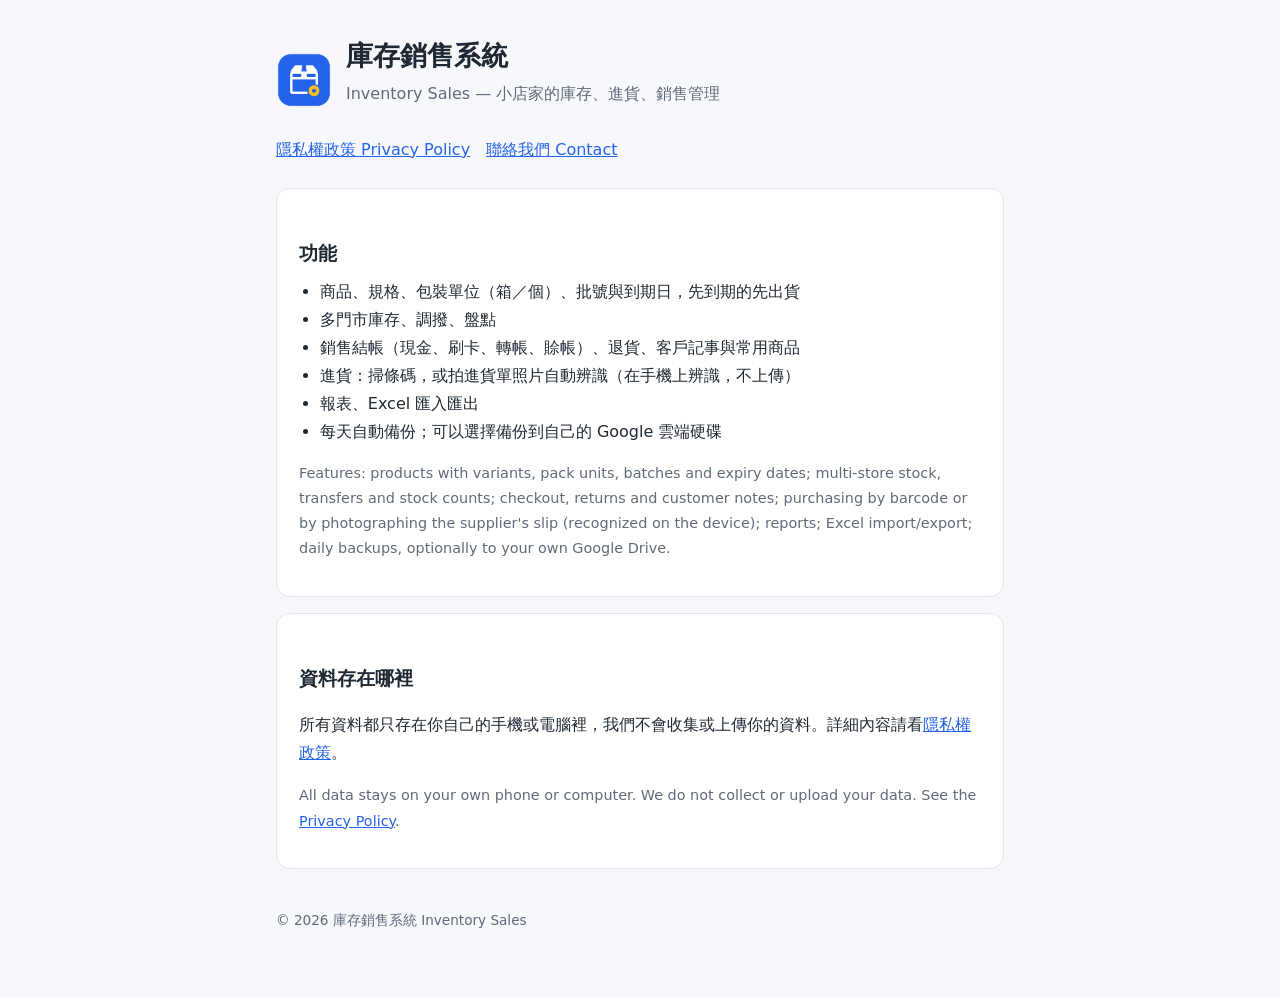
<file: index.html>
<!doctype html>
<html lang="zh-Hant-TW">
<head>
<meta charset="utf-8">
<meta name="viewport" content="width=device-width, initial-scale=1">
<title>庫存銷售系統 Inventory Sales</title>
<meta name="description" content="給小店家使用的庫存、進貨、銷售管理 App（Android）與電腦版。">
<link rel="stylesheet" href="style.css">
<link rel="icon" href="icon.png">
</head>
<body>
<main>
  <header>
    <img src="icon.png" alt="">
    <div>
      <h1>庫存銷售系統</h1>
      <p class="sub">Inventory Sales — 小店家的庫存、進貨、銷售管理</p>
    </div>
  </header>
  <nav>
    <a href="privacy.html">隱私權政策 Privacy Policy</a>
    <a href="https://github.com/poyuanlife/invsales-site/issues">聯絡我們 Contact</a>
  </nav>

  <div class="card">
    <h2>功能</h2>
    <ul>
      <li>商品、規格、包裝單位（箱／個）、批號與到期日，先到期的先出貨</li>
      <li>多門市庫存、調撥、盤點</li>
      <li>銷售結帳（現金、刷卡、轉帳、賒帳）、退貨、客戶記事與常用商品</li>
      <li>進貨：掃條碼，或拍進貨單照片自動辨識（在手機上辨識，不上傳）</li>
      <li>報表、Excel 匯入匯出</li>
      <li>每天自動備份；可以選擇備份到自己的 Google 雲端硬碟</li>
    </ul>
    <p class="lang">Features: products with variants, pack units, batches and expiry dates; multi-store stock, transfers and stock counts; checkout, returns and customer notes; purchasing by barcode or by photographing the supplier's slip (recognized on the device); reports; Excel import/export; daily backups, optionally to your own Google Drive.</p>
  </div>

  <div class="card">
    <h2>資料存在哪裡</h2>
    <p>所有資料都只存在你自己的手機或電腦裡，我們不會收集或上傳你的資料。詳細內容請看<a href="privacy.html">隱私權政策</a>。</p>
    <p class="lang">All data stays on your own phone or computer. We do not collect or upload your data. See the <a href="privacy.html">Privacy Policy</a>.</p>
  </div>

  <footer>© 2026 庫存銷售系統 Inventory Sales</footer>
</main>
</body>
</html>
</file>
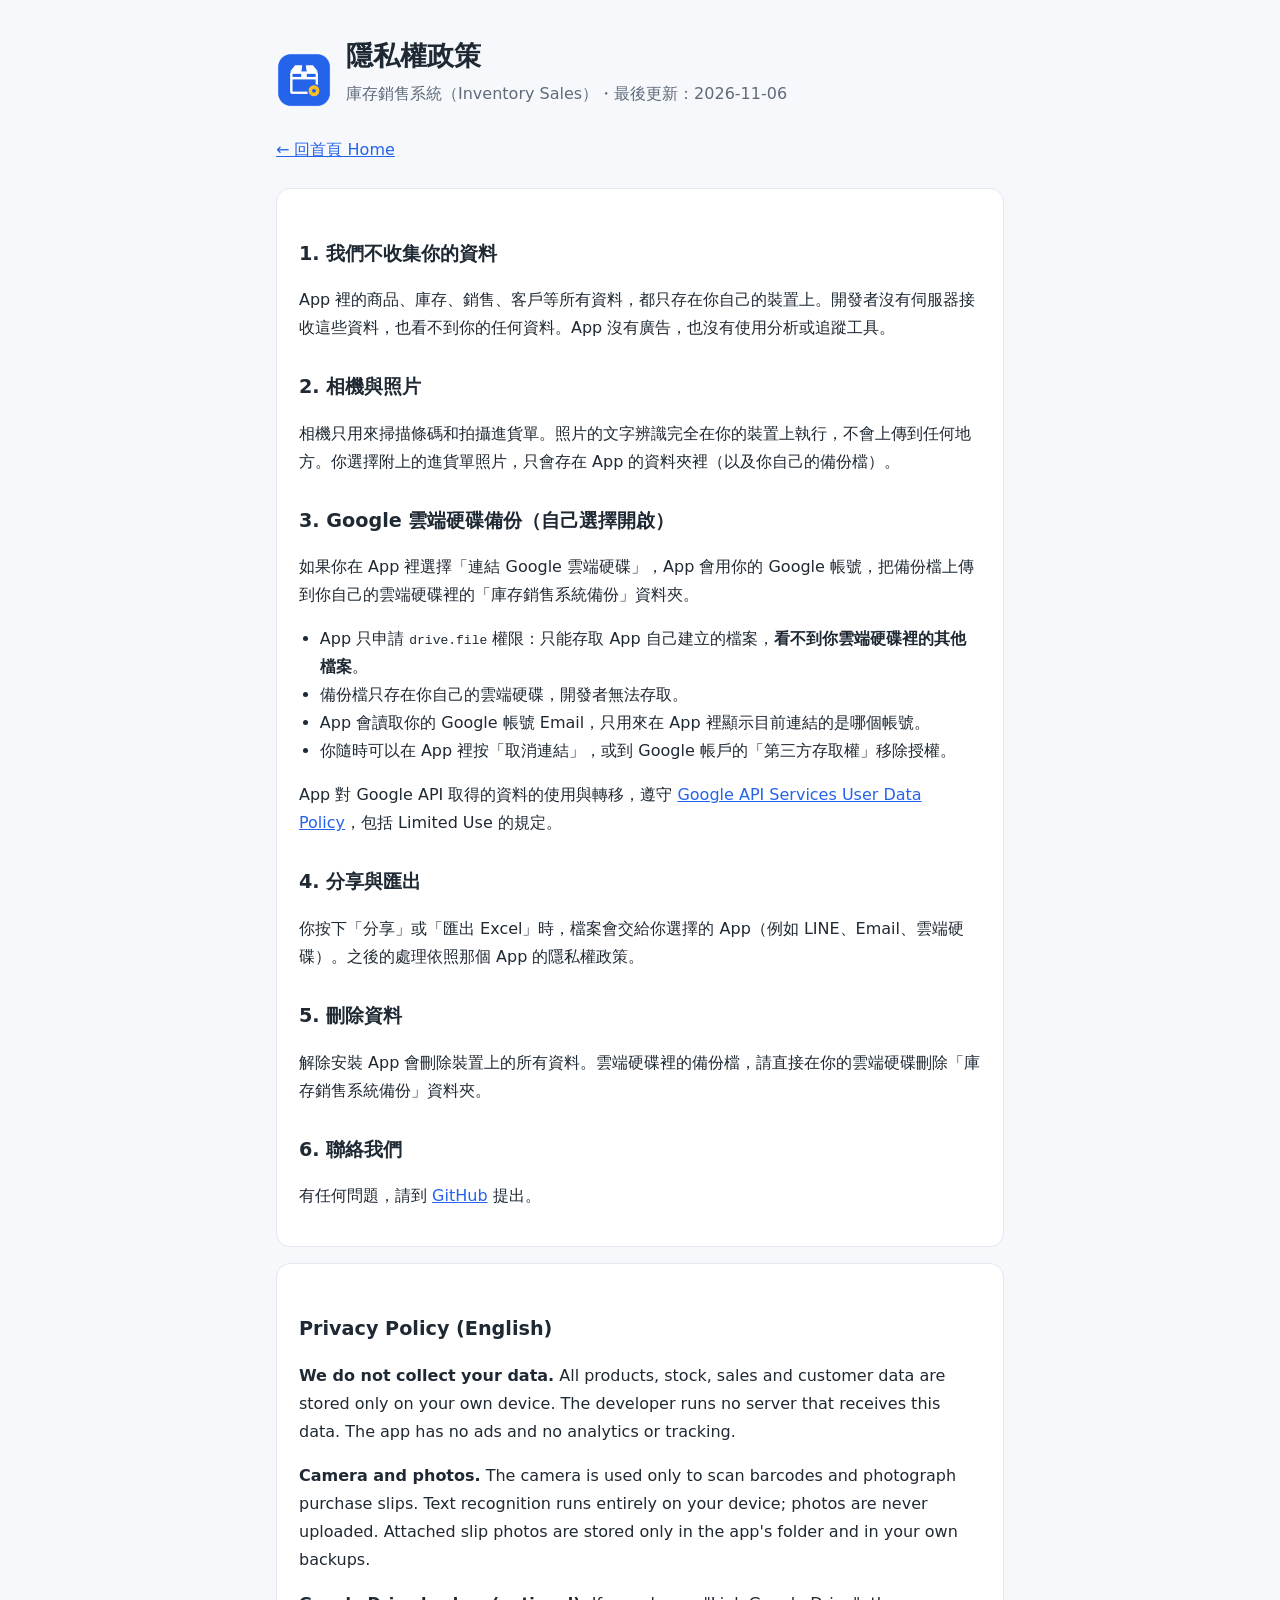
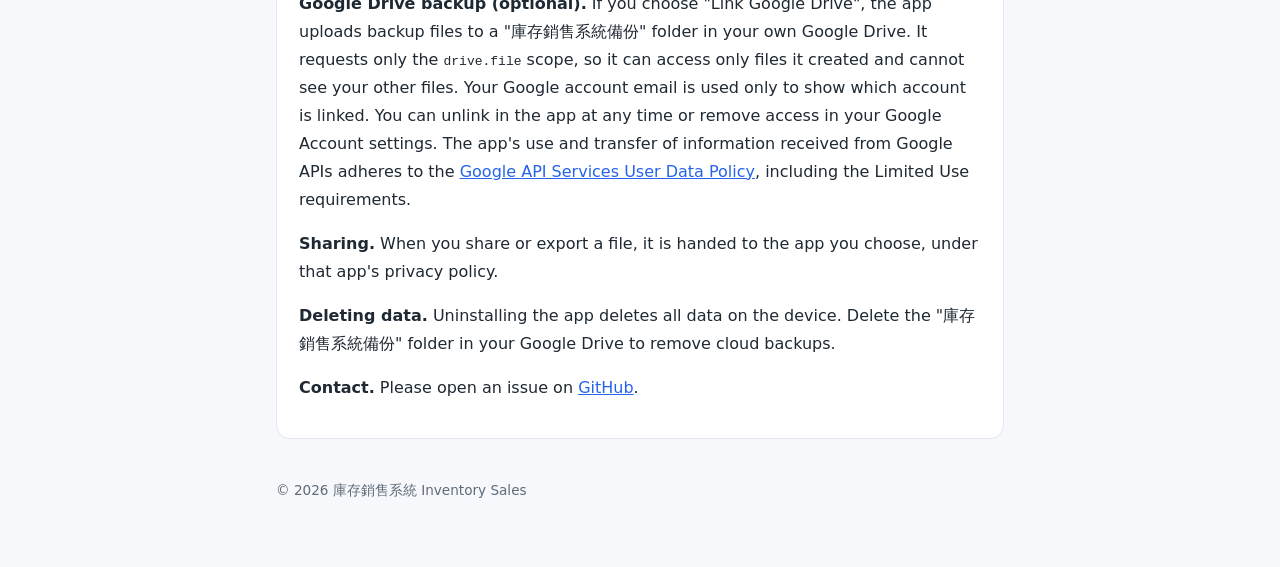
<file: privacy.html>
<!doctype html>
<html lang="zh-Hant-TW">
<head>
<meta charset="utf-8">
<meta name="viewport" content="width=device-width, initial-scale=1">
<title>隱私權政策 Privacy Policy｜庫存銷售系統</title>
<link rel="stylesheet" href="style.css">
<link rel="icon" href="icon.png">
</head>
<body>
<main>
  <header>
    <img src="icon.png" alt="">
    <div>
      <h1>隱私權政策</h1>
      <p class="sub">庫存銷售系統（Inventory Sales）・最後更新：2026-11-06</p>
    </div>
  </header>
  <nav><a href="index.html">← 回首頁 Home</a></nav>

  <div class="card">
    <h2>1. 我們不收集你的資料</h2>
    <p>App 裡的商品、庫存、銷售、客戶等所有資料，都只存在你自己的裝置上。開發者沒有伺服器接收這些資料，也看不到你的任何資料。App 沒有廣告，也沒有使用分析或追蹤工具。</p>

    <h2>2. 相機與照片</h2>
    <p>相機只用來掃描條碼和拍攝進貨單。照片的文字辨識完全在你的裝置上執行，不會上傳到任何地方。你選擇附上的進貨單照片，只會存在 App 的資料夾裡（以及你自己的備份檔）。</p>

    <h2>3. Google 雲端硬碟備份（自己選擇開啟）</h2>
    <p>如果你在 App 裡選擇「連結 Google 雲端硬碟」，App 會用你的 Google 帳號，把備份檔上傳到你自己的雲端硬碟裡的「庫存銷售系統備份」資料夾。</p>
    <ul>
      <li>App 只申請 <code>drive.file</code> 權限：只能存取 App 自己建立的檔案，<strong>看不到你雲端硬碟裡的其他檔案</strong>。</li>
      <li>備份檔只存在你自己的雲端硬碟，開發者無法存取。</li>
      <li>App 會讀取你的 Google 帳號 Email，只用來在 App 裡顯示目前連結的是哪個帳號。</li>
      <li>你隨時可以在 App 裡按「取消連結」，或到 Google 帳戶的「第三方存取權」移除授權。</li>
    </ul>
    <p>App 對 Google API 取得的資料的使用與轉移，遵守 <a href="https://developers.google.com/terms/api-services-user-data-policy">Google API Services User Data Policy</a>，包括 Limited Use 的規定。</p>

    <h2>4. 分享與匯出</h2>
    <p>你按下「分享」或「匯出 Excel」時，檔案會交給你選擇的 App（例如 LINE、Email、雲端硬碟）。之後的處理依照那個 App 的隱私權政策。</p>

    <h2>5. 刪除資料</h2>
    <p>解除安裝 App 會刪除裝置上的所有資料。雲端硬碟裡的備份檔，請直接在你的雲端硬碟刪除「庫存銷售系統備份」資料夾。</p>

    <h2>6. 聯絡我們</h2>
    <p>有任何問題，請到 <a href="https://github.com/poyuanlife/invsales-site/issues">GitHub</a> 提出。</p>
  </div>

  <div class="card">
    <h2>Privacy Policy (English)</h2>
    <p><strong>We do not collect your data.</strong> All products, stock, sales and customer data are stored only on your own device. The developer runs no server that receives this data. The app has no ads and no analytics or tracking.</p>
    <p><strong>Camera and photos.</strong> The camera is used only to scan barcodes and photograph purchase slips. Text recognition runs entirely on your device; photos are never uploaded. Attached slip photos are stored only in the app's folder and in your own backups.</p>
    <p><strong>Google Drive backup (optional).</strong> If you choose "Link Google Drive", the app uploads backup files to a "庫存銷售系統備份" folder in your own Google Drive. It requests only the <code>drive.file</code> scope, so it can access only files it created and cannot see your other files. Your Google account email is used only to show which account is linked. You can unlink in the app at any time or remove access in your Google Account settings. The app's use and transfer of information received from Google APIs adheres to the <a href="https://developers.google.com/terms/api-services-user-data-policy">Google API Services User Data Policy</a>, including the Limited Use requirements.</p>
    <p><strong>Sharing.</strong> When you share or export a file, it is handed to the app you choose, under that app's privacy policy.</p>
    <p><strong>Deleting data.</strong> Uninstalling the app deletes all data on the device. Delete the "庫存銷售系統備份" folder in your Google Drive to remove cloud backups.</p>
    <p><strong>Contact.</strong> Please open an issue on <a href="https://github.com/poyuanlife/invsales-site/issues">GitHub</a>.</p>
  </div>

  <footer>© 2026 庫存銷售系統 Inventory Sales</footer>
</main>
</body>
</html>
</file>
<file: style.css>
:root {
  --bg: #f6f8fb;
  --card: #ffffff;
  --text: #1f2933;
  --muted: #5f6b7a;
  --accent: #2563eb;
  --border: #e3e7ee;
}
@media (prefers-color-scheme: dark) {
  :root {
    --bg: #15181d;
    --card: #1f2329;
    --text: #e6e9ee;
    --muted: #9aa4b2;
    --accent: #60a5fa;
    --border: #2c313a;
  }
}
* { box-sizing: border-box; }
body {
  margin: 0;
  background: var(--bg);
  color: var(--text);
  font-family: system-ui, -apple-system, "Segoe UI", "Noto Sans TC", "PingFang TC", "Microsoft JhengHei", sans-serif;
  line-height: 1.75;
}
main { max-width: 760px; margin: 0 auto; padding: 32px 16px 64px; }
header { display: flex; align-items: center; gap: 14px; margin-bottom: 8px; }
header img { width: 56px; height: 56px; border-radius: 14px; }
h1 { font-size: 1.7rem; margin: 0; }
h2 { font-size: 1.2rem; margin: 28px 0 8px; }
.sub { color: var(--muted); margin: 0 0 20px; }
.card { background: var(--card); border: 1px solid var(--border); border-radius: 14px; padding: 20px 22px; margin: 16px 0; }
ul { padding-left: 1.3em; margin: 6px 0; }
a { color: var(--accent); }
nav { display: flex; gap: 16px; flex-wrap: wrap; margin: 8px 0 24px; }
.lang { color: var(--muted); font-size: 0.9rem; }
footer { color: var(--muted); font-size: 0.85rem; margin-top: 40px; }
</file>
